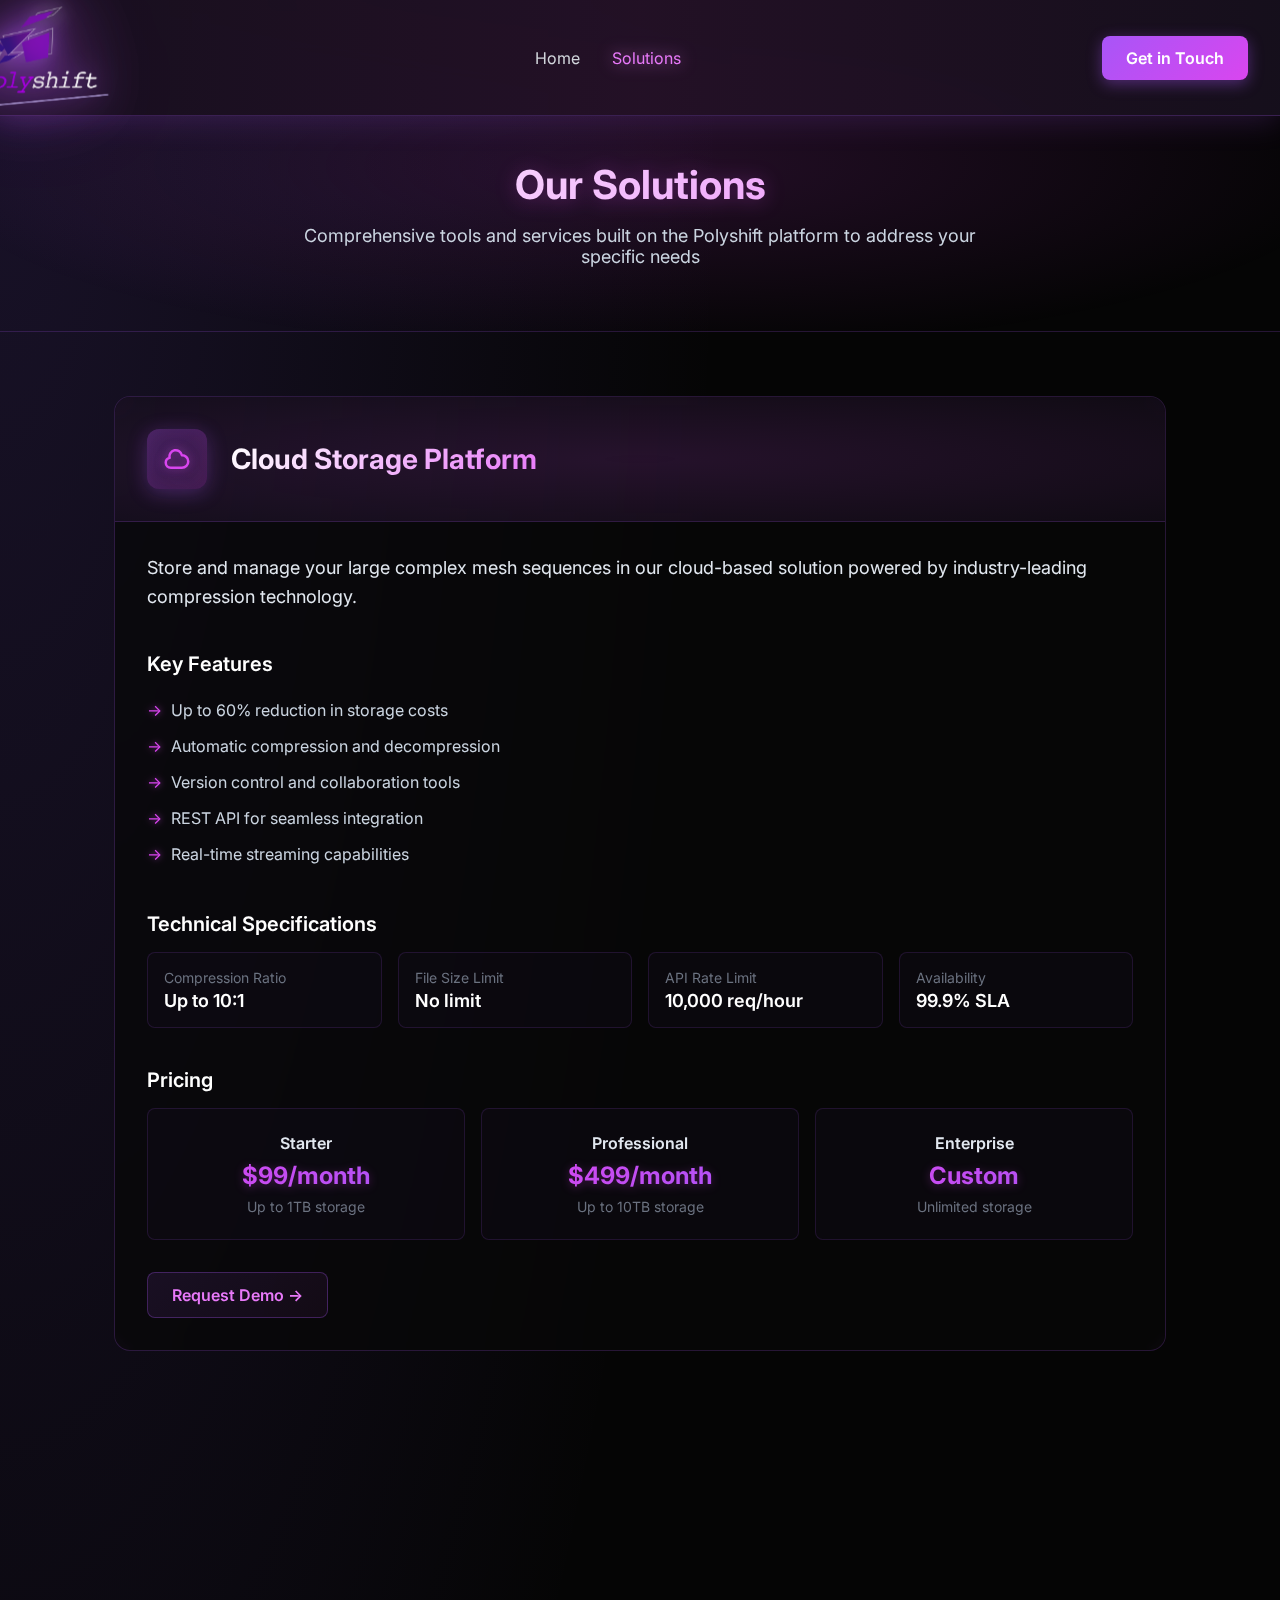
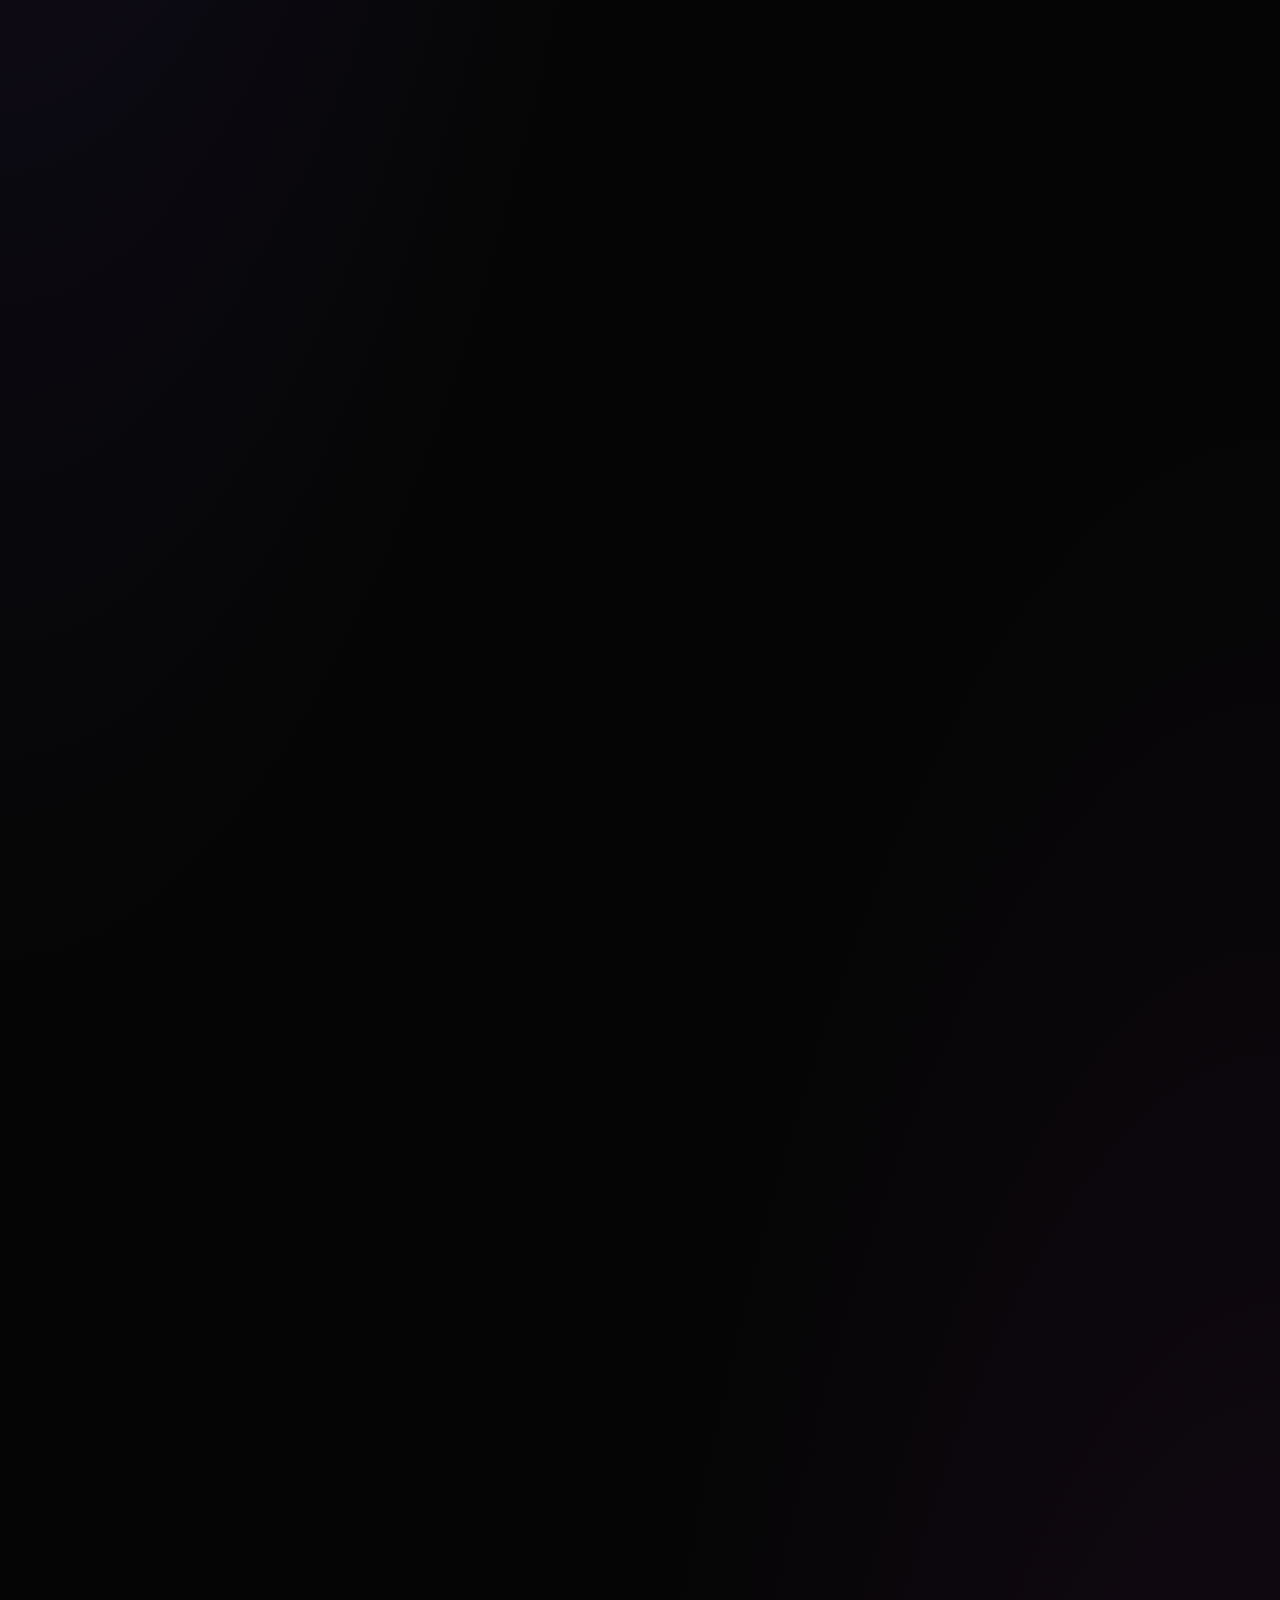
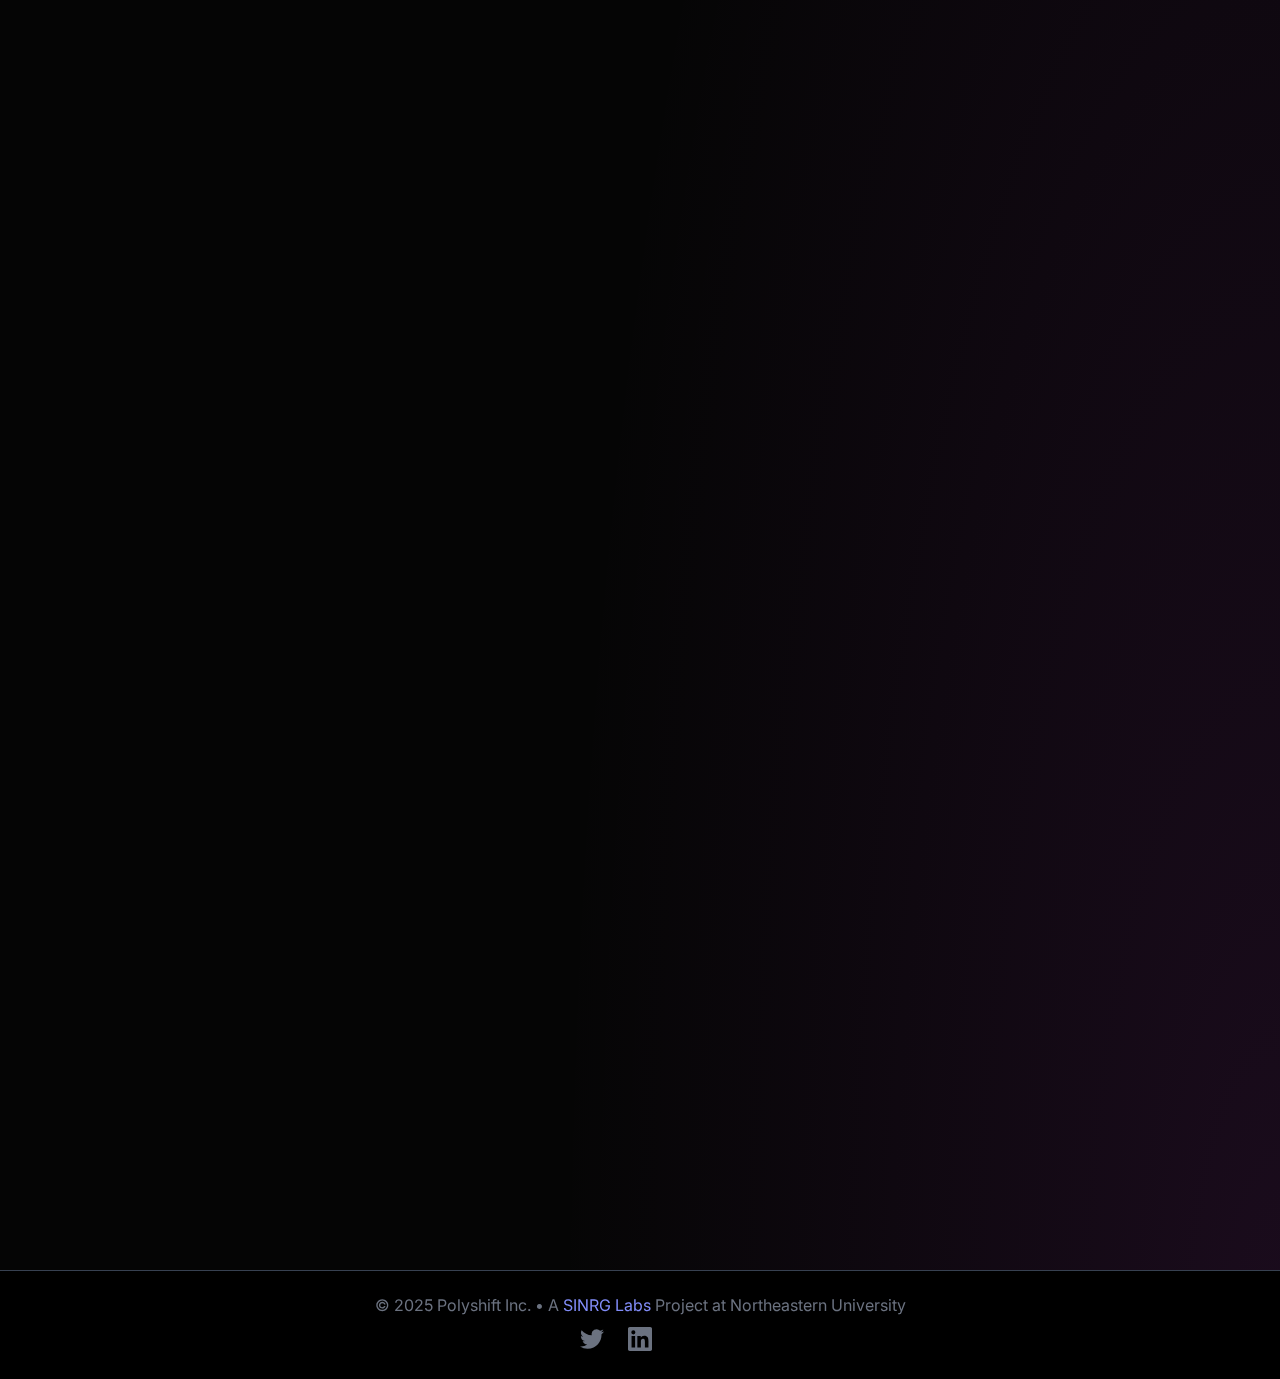
<file: offerings.html>
<!DOCTYPE html>
<html lang="en" class="scroll-smooth">
<head>
    <meta charset="UTF-8">
    <meta name="viewport" content="width=device-width, initial-scale=1.0">
    <title>Our Solutions - Polyshift</title>
    <link rel="stylesheet" href="unified-styles.css">
    <link rel="preconnect" href="https://fonts.googleapis.com">
    <link rel="preconnect" href="https://fonts.gstatic.com" crossorigin>
    <link href="https://fonts.googleapis.com/css2?family=Inter:wght@400;500;600;700;900&display=swap" rel="stylesheet">
</head>
<body>

    <canvas id="particle-canvas" class="particle-canvas"></canvas>

    <header class="main-header">
        <div class="container header-container">
            <a href="index.html" class="logo">
                <img src="logo.png" alt="Polyshift" class="logo-image">
            </a>
            <nav class="main-nav">
                <div class="nav-dropdown">
                    <a href="index.html#home">Home</a>
                    <div class="nav-dropdown-menu">
                        <a href="index.html#platform">Platform</a>
                        <a href="index.html#about">About</a>
                        <a href="index.html#contact">Contact</a>
                    </div>
                </div>
                <a href="offerings.html" class="active">Solutions</a>
            </nav>
            <a href="index.html#contact" class="button button-primary header-button">Get in Touch</a>
            <button id="mobile-menu-button" class="mobile-menu-toggle" aria-label="Toggle mobile menu">
                <svg class="w-6 h-6" fill="none" stroke="currentColor" viewBox="0 0 24 24" xmlns="http://www.w3.org/2000/svg"><path stroke-linecap="round" stroke-linejoin="round" stroke-width="2" d="M4 6h16M4 12h16M4 18h16"></path></svg>
            </button>
        </div>
        <div id="mobile-menu" class="mobile-nav hidden">
            <a href="index.html">Home</a>
            <a href="index.html#platform" style="padding-left: 2rem;">→ Platform</a>
            <a href="index.html#about" style="padding-left: 2rem;">→ About</a>
            <a href="index.html#contact" style="padding-left: 2rem;">→ Contact</a>
            <a href="offerings.html" class="active">Solutions</a>
            <a href="index.html#contact" class="button button-primary">Get in Touch</a>
        </div>
    </header>

    <main>
        <section class="page-hero">
            <div class="container">
                <h1 class="page-title fade-in-up">Our Solutions</h1>
                <p class="page-subtitle fade-in-up">Comprehensive tools and services built on the Polyshift platform to address your specific needs</p>
            </div>
        </section>

        <section class="solutions-info-section">
            <div class="container">
                <div class="solutions-info-grid">
                    
                    <div class="solution-card fade-in-up">
                        <div class="solution-header">
                            <div class="solution-icon-wrapper purple">
                                <svg xmlns="http://www.w3.org/2000/svg" fill="none" viewBox="0 0 24 24" stroke="currentColor"><path stroke-linecap="round" stroke-linejoin="round" stroke-width="2" d="M3 15a4 4 0 004 4h9a5 5 0 10-.1-9.999 5.002 5.002 0 10-9.78 2.096A4.001 4.001 0 003 15z" /></svg>
                            </div>
                            <h2 class="solution-name">Cloud Storage Platform</h2>
                        </div>
                        <div class="solution-content">
                            <p class="solution-overview">Store and manage your large complex mesh sequences in our cloud-based solution powered by industry-leading compression technology.</p>
                            <div class="solution-features"><h3 class="features-title">Key Features</h3><ul class="features-list"><li>Up to 60% reduction in storage costs</li><li>Automatic compression and decompression</li><li>Version control and collaboration tools</li><li>REST API for seamless integration</li><li>Real-time streaming capabilities</li></ul></div>
                            <div class="solution-specs"><h3 class="specs-title">Technical Specifications</h3><div class="specs-grid"><div class="spec-item"><span class="spec-label">Compression Ratio</span><span class="spec-value">Up to 10:1</span></div><div class="spec-item"><span class="spec-label">File Size Limit</span><span class="spec-value">No limit</span></div><div class="spec-item"><span class="spec-label">API Rate Limit</span><span class="spec-value">10,000 req/hour</span></div><div class="spec-item"><span class="spec-label">Availability</span><span class="spec-value">99.9% SLA</span></div></div></div>
                            <div class="solution-pricing"><h3 class="pricing-title">Pricing</h3><div class="pricing-options"><div class="pricing-tier"><h4>Starter</h4><p class="price">$99/month</p><p class="price-details">Up to 1TB storage</p></div><div class="pricing-tier"><h4>Professional</h4><p class="price">$499/month</p><p class="price-details">Up to 10TB storage</p></div><div class="pricing-tier"><h4>Enterprise</h4><p class="price">Custom</p><p class="price-details">Unlimited storage</p></div></div></div>
                            <a href="#" class="solution-cta">Request Demo →</a>
                        </div>
                    </div>

                    <div class="solution-card fade-in-up">
                        <div class="solution-header">
                            <div class="solution-icon-wrapper pink">
                                <svg xmlns="http://www.w3.org/2000/svg" fill="none" viewBox="0 0 24 24" stroke="currentColor"><path stroke-linecap="round" stroke-linejoin="round" stroke-width="2" d="M14.828 14.828a4 4 0 01-5.656 0M9 10h.01M15 10h.01M21 12a9 9 0 11-18 0 9 9 0 0118 0z" /></svg>
                            </div>
                            <h2 class="solution-name">Facial Motion Capture</h2>
                        </div>
                        <div class="solution-content">
                            <p class="solution-overview">Revolutionary volume tracking technology for dynamic mesh displacement, dramatically reducing artist workloads compared to traditional topology-based methods.</p>
                            <div class="solution-features"><h3 class="features-title">Key Features</h3><ul class="features-list"><li>Topology-independent capture</li><li>Real-time preview on mobile devices</li><li>Automatic retargeting to any mesh</li><li>Blender and Maya integration</li><li>Machine learning enhancement</li></ul></div>
                            <div class="solution-specs"><h3 class="specs-title">Technical Specifications</h3><div class="specs-grid"><div class="spec-item"><span class="spec-label">Capture FPS</span><span class="spec-value">60-120 fps</span></div><div class="spec-item"><span class="spec-label">Accuracy</span><span class="spec-value">Sub-millimeter</span></div><div class="spec-item"><span class="spec-label">Platforms</span><span class="spec-value">iOS, Android</span></div><div class="spec-item"><span class="spec-label">Export Formats</span><span class="spec-value">FBX, USD, Alembic</span></div></div></div>
                            <div class="solution-pricing"><h3 class="pricing-title">Pricing</h3><div class="pricing-options"><div class="pricing-tier"><h4>Individual</h4><p class="price">$29/month</p><p class="price-details">Single user license</p></div><div class="pricing-tier"><h4>Studio</h4><p class="price">$199/month</p><p class="price-details">Up to 10 users</p></div><div class="pricing-tier"><h4>Enterprise</h4><p class="price">Custom</p><p class="price-details">Unlimited users</p></div></div></div>
                            <a href="#" class="solution-cta">Download Trial →</a>
                        </div>
                    </div>

                    <div class="solution-card fade-in-up">
                        <div class="solution-header">
                            <div class="solution-icon-wrapper blue">
                                <svg xmlns="http://www.w3.org/2000/svg" fill="none" viewBox="0 0 24 24" stroke="currentColor"><path stroke-linecap="round" stroke-linejoin="round" stroke-width="2" d="M14 10l-2 1m0 0l-2-1m2 1v2.5M20 7l-2 1m2-1l-2-1m2 1v2.5M14 4l-2-1-2 1M4 7l2 1M4 7l2-1M4 7v2.5M12 21l-2-1m2 1l2-1m-2 1v-2.5M6 18l-2-1v-2.5M18 18l2-1v-2.5" /></svg>
                            </div>
                            <h2 class="solution-name">Unity Mesh Playback SDK</h2>
                        </div>
                        <div class="solution-content">
                            <p class="solution-overview">High-performance real-time playback plugin for viewing complex encoded mesh sequences, optimized for standalone XR headsets and mobile devices.</p>
                            <div class="solution-features"><h3 class="features-title">Key Features</h3><ul class="features-list"><li>Hardware-accelerated decoding</li><li>Quest 2/3 optimization</li><li>Streaming from cloud or local</li><li>LOD system for performance</li><li>Timeline scrubbing support</li></ul></div>
                            <div class="solution-specs"><h3 class="specs-title">Technical Specifications</h3><div class="specs-grid"><div class="spec-item"><span class="spec-label">Unity Version</span><span class="spec-value">2021.3+</span></div><div class="spec-item"><span class="spec-label">Platforms</span><span class="spec-value">All Unity platforms</span></div><div class="spec-item"><span class="spec-label">Memory Usage</span><span class="spec-value">50% less than raw</span></div><div class="spec-item"><span class="spec-label">Max Vertices</span><span class="spec-value">10M per frame</span></div></div></div>
                            <div class="solution-pricing"><h3 class="pricing-title">Pricing</h3><div class="pricing-options"><div class="pricing-tier"><h4>Indie</h4><p class="price">$49</p><p class="price-details">One-time purchase</p></div><div class="pricing-tier"><h4>Pro</h4><p class="price">$299</p><p class="price-details">Source code included</p></div><div class="pricing-tier"><h4>Enterprise</h4><p class="price">Custom</p><p class="price-details">Custom features</p></div></div></div>
                            <a href="#" class="solution-cta">View on Asset Store →</a>
                        </div>
                    </div>

                    <div class="solution-card fade-in-up">
                        <div class="solution-header">
                            <div class="solution-icon-wrapper orange">
                                <svg xmlns="http://www.w3.org/2000/svg" fill="none" viewBox="0 0 24 24" stroke="currentColor"><path stroke-linecap="round" stroke-linejoin="round" stroke-width="2" d="M9 3v2m6-2v2M9 19v2m6-2v2M5 9H3m2 6H3m18-6h-2m2 6h-2M7 19h10a2 2 0 002-2V7a2 2 0 00-2-2H7a2 2 0 00-2 2v10a2 2 0 002 2zM9 9h6v6H9V9z" /></svg>
                            </div>
                            <h2 class="solution-name">Hardware Decoder Chip</h2>
                        </div>
                        <div class="solution-content">
                            <p class="solution-overview">Custom ASIC solution for manufacturers enabling device-native encoding and decoding of mesh sequences with minimal power consumption.</p>
                            <div class="solution-features"><h3 class="features-title">Key Features</h3><ul class="features-list"><li>10x faster than software decoding</li><li>Ultra-low power consumption</li><li>4K@120fps mesh sequences</li><li>Hardware security features</li><li>Reference board designs available</li></ul></div>
                            <div class="solution-specs"><h3 class="specs-title">Technical Specifications</h3><div class="specs-grid"><div class="spec-item"><span class="spec-label">Process Node</span><span class="spec-value">7nm</span></div><div class="spec-item"><span class="spec-label">Power Draw</span><span class="spec-value">< 2W</span></div><div class="spec-item"><span class="spec-label">Interface</span><span class="spec-value">PCIe 4.0</span></div><div class="spec-item"><span class="spec-label">Throughput</span><span class="spec-value">40 Gbps</span></div></div></div>
                            <div class="solution-pricing"><h3 class="pricing-title">Licensing</h3><div class="pricing-options"><div class="pricing-tier wide"><h4>OEM Partnership</h4><p class="price">Contact Us</p><p class="price-details">Minimum order quantities apply</p></div></div></div>
                            <a href="#" class="solution-cta">Contact Sales →</a>
                        </div>
                    </div>

                </div>
            </div>
        </section>

    </main>
    
    <footer class="main-footer">
        <div class="container footer-content">
            <p>&copy; 2025 Polyshift Inc. &bull; A <a href="#" class="link-highlight">SINRG Labs</a> Project at Northeastern University</p>
            <div class="social-links">
                 <a href="#" aria-label="Twitter"><svg fill="currentColor" viewBox="0 0 24 24"><path d="M23.953 4.57a10 10 0 01-2.825.775 4.958 4.958 0 002.163-2.723c-.951.555-2.005.959-3.127 1.184a4.92 4.92 0 00-8.384 4.482C7.69 8.095 4.067 6.13 1.64 3.162a4.822 4.822 0 00-.666 2.475c0 1.71.87 3.213 2.188 4.096a4.904 4.904 0 01-2.228-.616v.06a4.923 4.923 0 003.946 4.827 4.996 4.996 0 01-2.223.085 4.936 4.936 0 004.604 3.417 9.867 9.867 0 01-6.102 2.105c-.39 0-.779-.023-1.17-.067a13.995 13.995 0 007.557 2.209c9.053 0 13.998-7.496 13.998-13.985 0-.21 0-.42-.015-.63A9.935 9.935 0 0024 4.59z"/></svg></a>
                 <a href="#" aria-label="LinkedIn"><svg fill="currentColor" viewBox="0 0 24 24"><path d="M20.447 20.452h-3.554v-5.569c0-1.328-.027-3.037-1.852-3.037-1.853 0-2.136 1.445-2.136 2.939v5.667H9.351V9h3.414v1.561h.046c.477-.9 1.637-1.85 3.37-1.85 3.601 0 4.267 2.37 4.267 5.455v6.286zM5.337 7.433a2.062 2.062 0 01-2.063-2.065 2.064 2.064 0 112.063 2.065zm1.782 13.019H3.555V9h3.564v11.452zM22.225 0H1.771C.792 0 0 .774 0 1.729v20.542C0 23.227.792 24 1.771 24h20.451C23.2 24 24 23.227 24 22.271V1.729C24 .774 23.2 0 22.225 0z"/></svg></a>
                 <a href="#" aria-label="GitHub"><svg fill-rule="evenodd" d="M12 2C6.477 2 2 6.477 2 12c0 4.418 2.865 8.168 6.839 9.492.5.092.682-.217.682-.482 0-.237-.009-.868-.014-1.703-2.782.605-3.369-1.343-3.369-1.343-.454-1.158-1.11-1.466-1.11-1.466-.908-.62.069-.608.069-.608 1.003.07 1.531 1.032 1.531 1.032.892 1.53 2.341 1.088 2.91.832.092-.647.35-1.088.636-1.338-2.22-.253-4.555-1.113-4.555-4.951 0-1.093.39-1.988 1.031-2.688-.103-.253-.446-1.272.098-2.65 0 0 .84-.27 2.75 1.026A9.564 9.564 0 0112 6.844c.85.004 1.705.115 2.504.337 1.909-1.296 2.747-1.027 2.747-1.027.546 1.378.203 2.398.1 2.651.64.7 1.028 1.595 1.028 2.688 0 3.848-2.338 4.695-4.566 4.943.359.309.678.92.678 1.855 0 1.338-.012 2.419-.012 2.747 0 .268.18.58.688.482A10.001 10.001 0 0022 12c0-5.523-4.477-10-10-10z" clip-rule="evenodd" /></svg></a>
            </div>
        </div>
    </footer>

    <script src="global-scripts.js"></script>

</body>
</html>
</file>
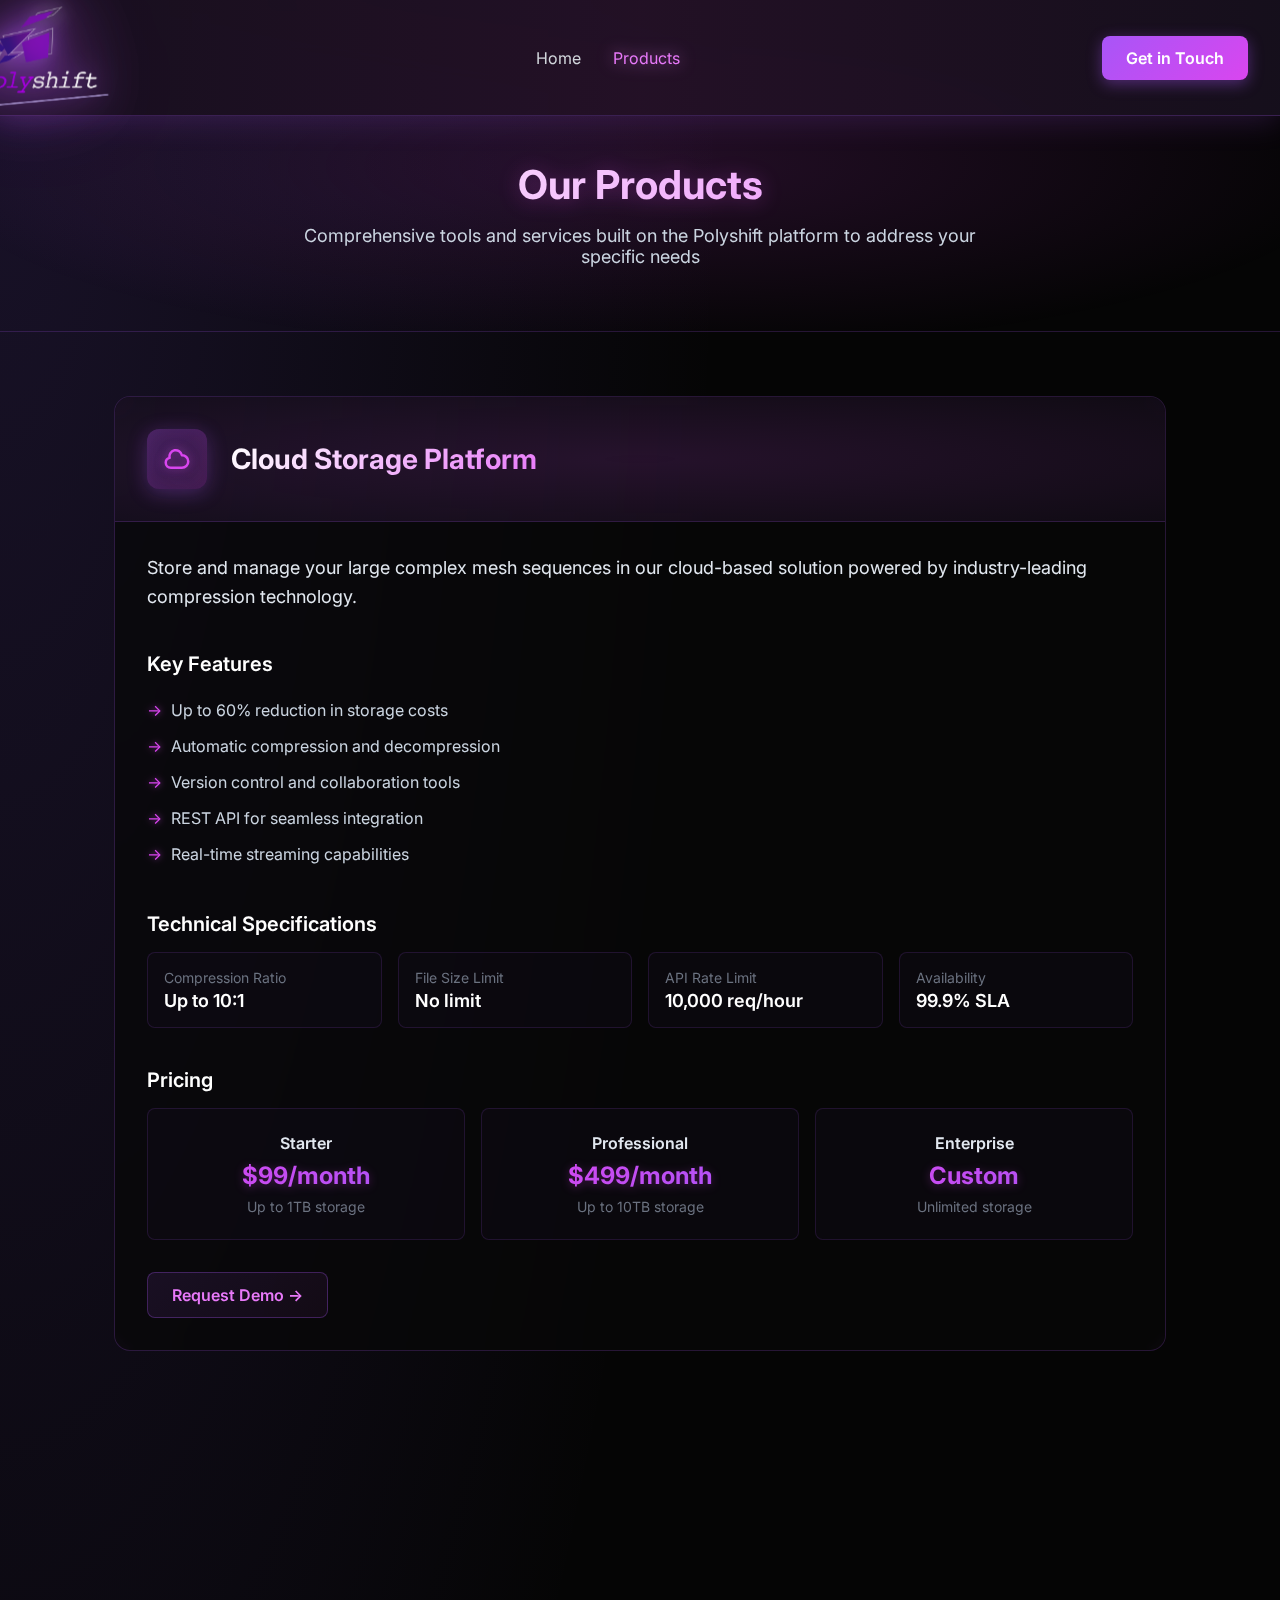
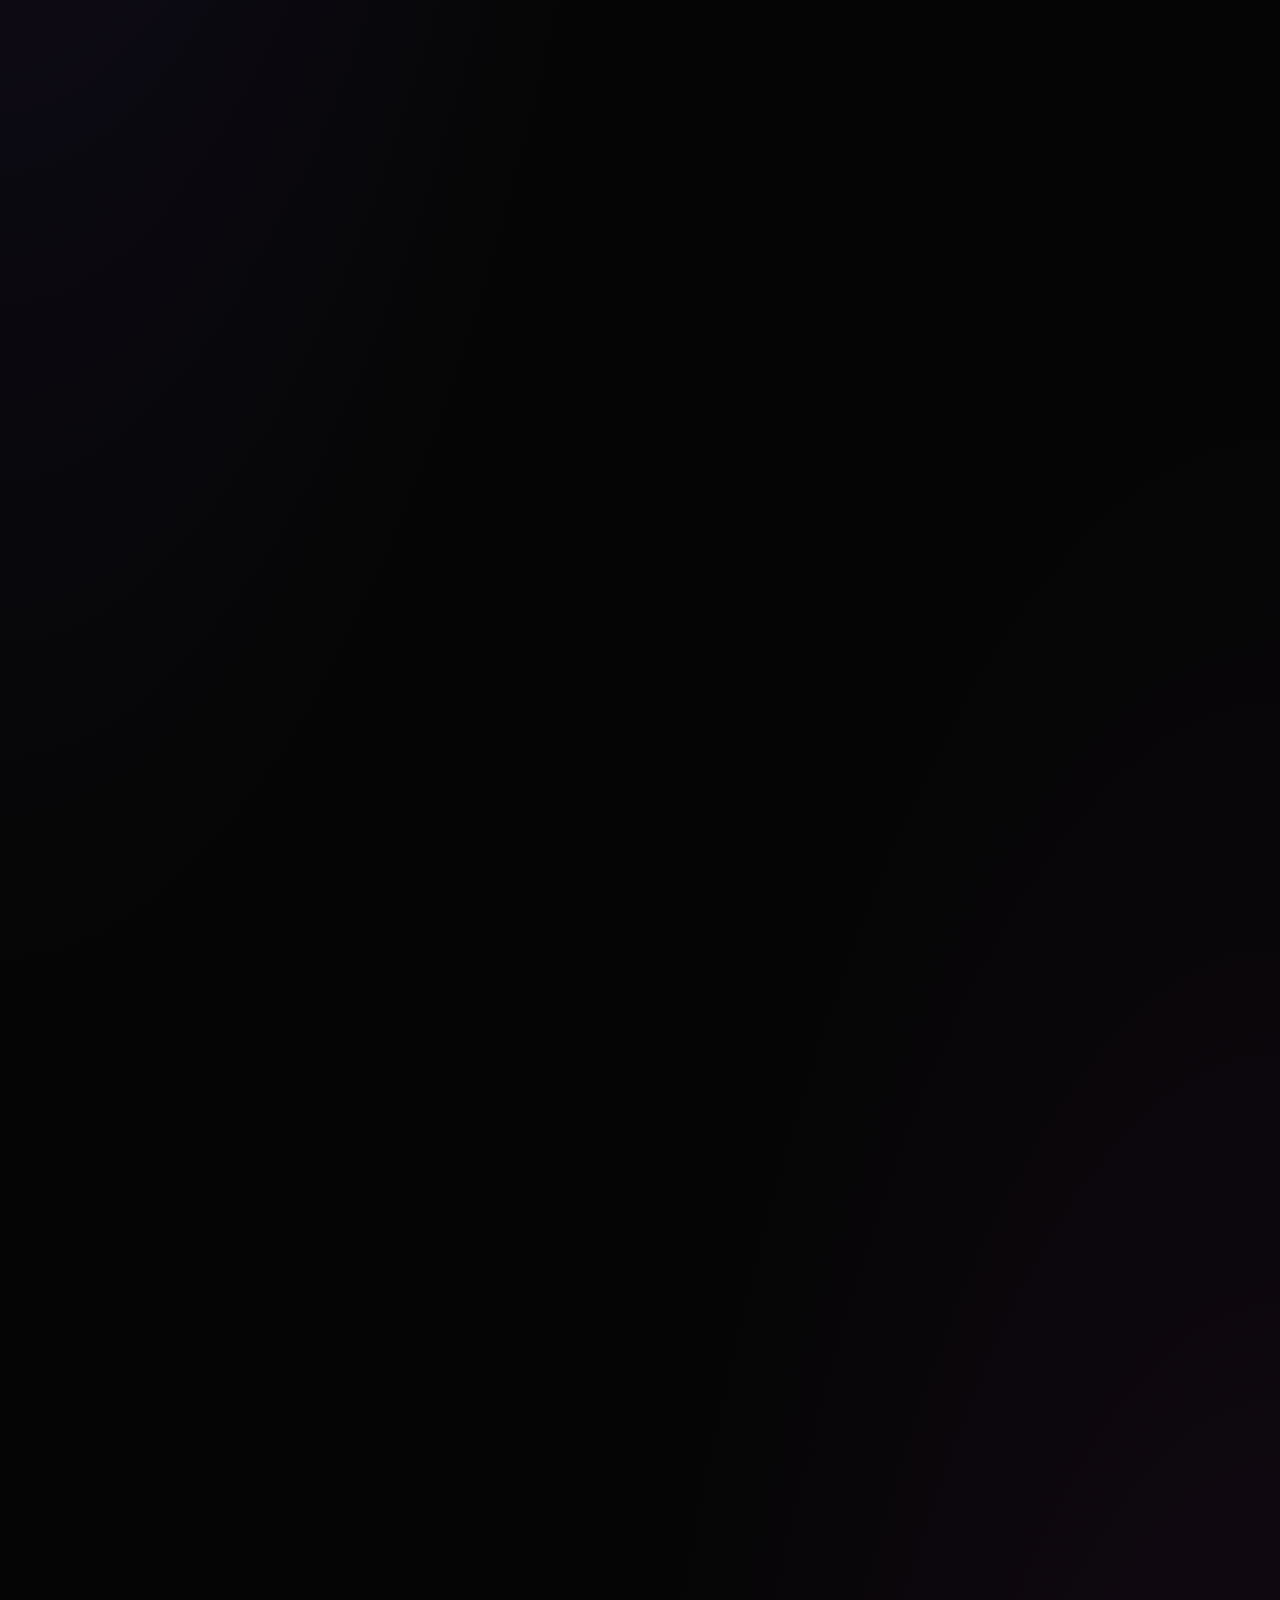
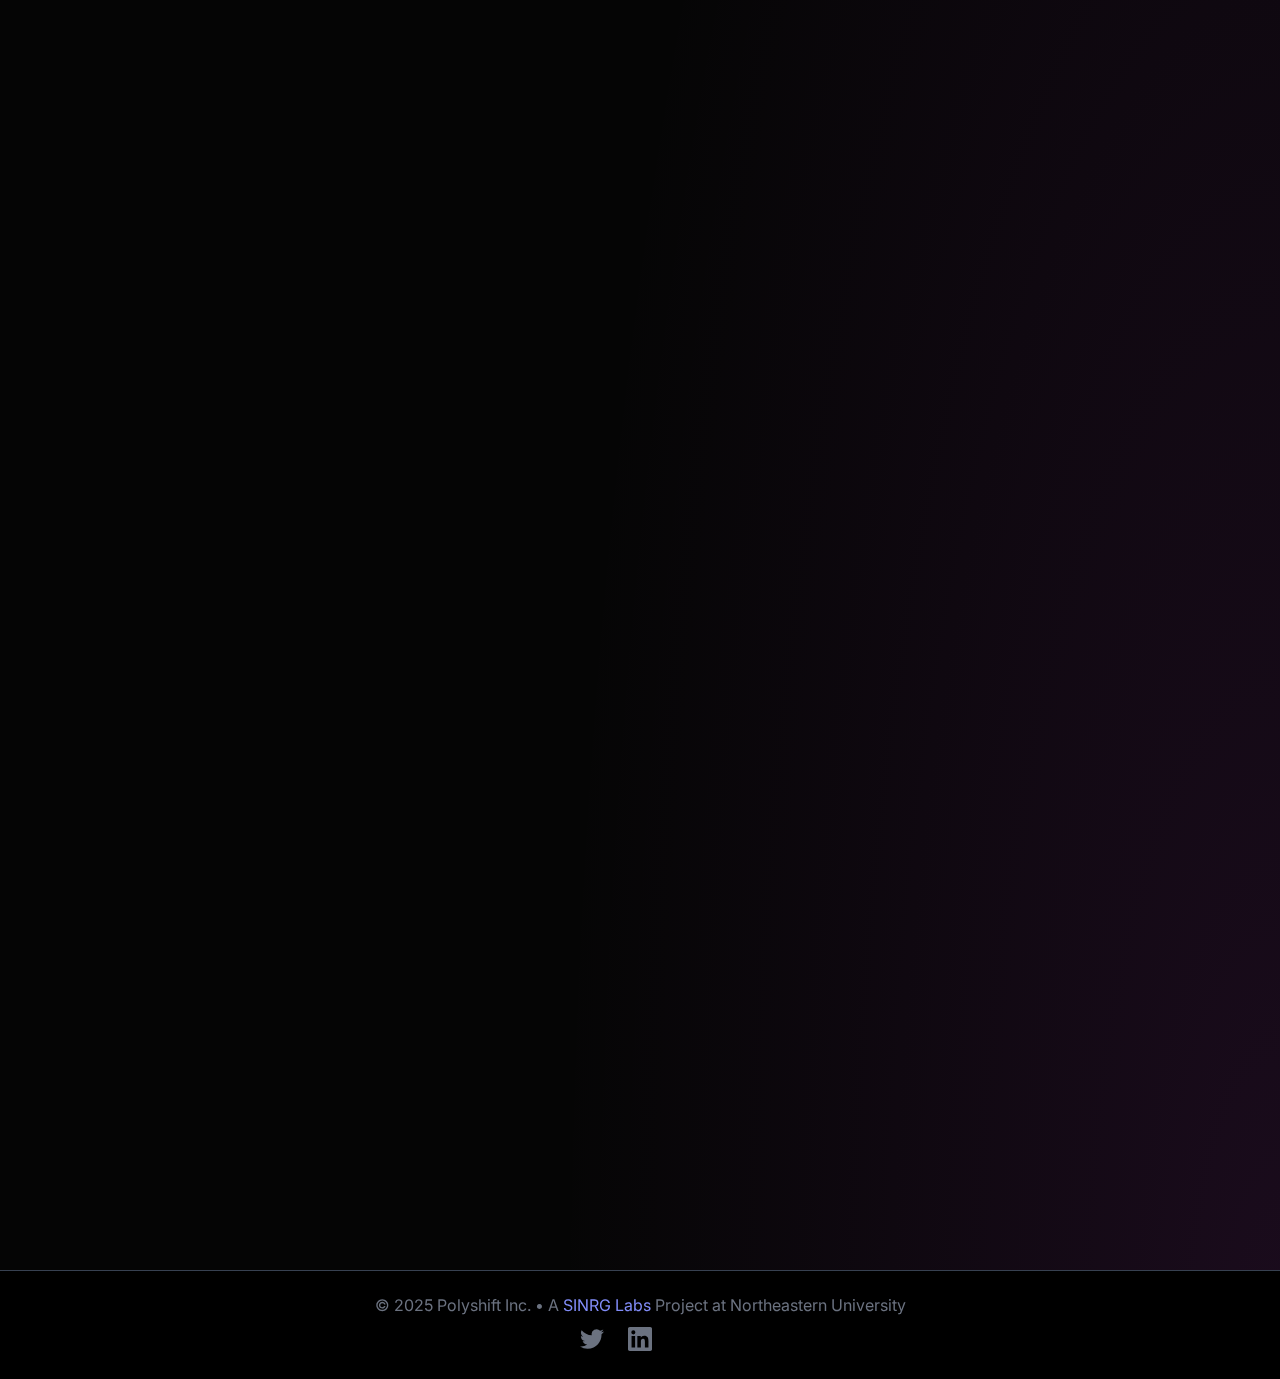
<file: products.html>
<!DOCTYPE html>
<html lang="en" class="scroll-smooth">
<head>
    <meta charset="UTF-8">
    <meta name="viewport" content="width=device-width, initial-scale=1.0">
    <title>Our Products - Polyshift</title>
    <link rel="stylesheet" href="unified-styles.css">
    <link rel="preconnect" href="https://fonts.googleapis.com">
    <link rel="preconnect" href="https://fonts.gstatic.com" crossorigin>
    <link href="https://fonts.googleapis.com/css2?family=Inter:wght@400;500;600;700;900&display=swap" rel="stylesheet">
</head>
<body>

    <canvas id="particle-canvas" class="particle-canvas"></canvas>

    <header class="main-header">
        <div class="container header-container">
            <a href="index.html" class="logo">
                <img src="logo.png" alt="Polyshift" class="logo-image">
            </a>
            <nav class="main-nav">
                <div class="nav-dropdown">
                    <a href="index.html#home">Home</a>
                    <div class="nav-dropdown-menu">
                        <a href="index.html#platform">Platform</a>
                        <a href="index.html#about">About</a>
                        <a href="index.html#contact">Contact</a>
                    </div>
                </div>
                <a href="offerings.html" class="active">Products</a>
            </nav>
            <a href="index.html#contact" class="button button-primary header-button">Get in Touch</a>
            <button id="mobile-menu-button" class="mobile-menu-toggle" aria-label="Toggle mobile menu">
                <svg class="w-6 h-6" fill="none" stroke="currentColor" viewBox="0 0 24 24" xmlns="http://www.w3.org/2000/svg"><path stroke-linecap="round" stroke-linejoin="round" stroke-width="2" d="M4 6h16M4 12h16M4 18h16"></path></svg>
            </button>
        </div>
        <div id="mobile-menu" class="mobile-nav hidden">
            <a href="index.html">Home</a>
            <a href="index.html#platform" style="padding-left: 2rem;">→ Platform</a>
            <a href="index.html#about" style="padding-left: 2rem;">→ About</a>
            <a href="index.html#contact" style="padding-left: 2rem;">→ Contact</a>
            <a href="offerings.html" class="active">Products</a>
            <a href="index.html#contact" class="button button-primary">Get in Touch</a>
        </div>
    </header>

    <main>
        <section class="page-hero">
            <div class="container">
                <h1 class="page-title fade-in-up">Our Products</h1>
                <p class="page-subtitle fade-in-up">Comprehensive tools and services built on the Polyshift platform to address your specific needs</p>
            </div>
        </section>

        <section class="solutions-info-section">
            <div class="container">
                <div class="solutions-info-grid">
                    
                    <div class="solution-card fade-in-up">
                        <div class="solution-header">
                            <div class="solution-icon-wrapper purple">
                                <svg xmlns="http://www.w3.org/2000/svg" fill="none" viewBox="0 0 24 24" stroke="currentColor"><path stroke-linecap="round" stroke-linejoin="round" stroke-width="2" d="M3 15a4 4 0 004 4h9a5 5 0 10-.1-9.999 5.002 5.002 0 10-9.78 2.096A4.001 4.001 0 003 15z" /></svg>
                            </div>
                            <h2 class="solution-name">Cloud Storage Platform</h2>
                        </div>
                        <div class="solution-content">
                            <p class="solution-overview">Store and manage your large complex mesh sequences in our cloud-based solution powered by industry-leading compression technology.</p>
                            <div class="solution-features"><h3 class="features-title">Key Features</h3><ul class="features-list"><li>Up to 60% reduction in storage costs</li><li>Automatic compression and decompression</li><li>Version control and collaboration tools</li><li>REST API for seamless integration</li><li>Real-time streaming capabilities</li></ul></div>
                            <div class="solution-specs"><h3 class="specs-title">Technical Specifications</h3><div class="specs-grid"><div class="spec-item"><span class="spec-label">Compression Ratio</span><span class="spec-value">Up to 10:1</span></div><div class="spec-item"><span class="spec-label">File Size Limit</span><span class="spec-value">No limit</span></div><div class="spec-item"><span class="spec-label">API Rate Limit</span><span class="spec-value">10,000 req/hour</span></div><div class="spec-item"><span class="spec-label">Availability</span><span class="spec-value">99.9% SLA</span></div></div></div>
                            <div class="solution-pricing"><h3 class="pricing-title">Pricing</h3><div class="pricing-options"><div class="pricing-tier"><h4>Starter</h4><p class="price">$99/month</p><p class="price-details">Up to 1TB storage</p></div><div class="pricing-tier"><h4>Professional</h4><p class="price">$499/month</p><p class="price-details">Up to 10TB storage</p></div><div class="pricing-tier"><h4>Enterprise</h4><p class="price">Custom</p><p class="price-details">Unlimited storage</p></div></div></div>
                            <a href="#" class="solution-cta">Request Demo →</a>
                        </div>
                    </div>

                    <div class="solution-card fade-in-up">
                        <div class="solution-header">
                            <div class="solution-icon-wrapper pink">
                                <svg xmlns="http://www.w3.org/2000/svg" fill="none" viewBox="0 0 24 24" stroke="currentColor"><path stroke-linecap="round" stroke-linejoin="round" stroke-width="2" d="M14.828 14.828a4 4 0 01-5.656 0M9 10h.01M15 10h.01M21 12a9 9 0 11-18 0 9 9 0 0118 0z" /></svg>
                            </div>
                            <h2 class="solution-name">Facial Motion Capture</h2>
                        </div>
                        <div class="solution-content">
                            <p class="solution-overview">Revolutionary volume tracking technology for dynamic mesh displacement, dramatically reducing artist workloads compared to traditional topology-based methods.</p>
                            <div class="solution-features"><h3 class="features-title">Key Features</h3><ul class="features-list"><li>Topology-independent capture</li><li>Real-time preview on mobile devices</li><li>Automatic retargeting to any mesh</li><li>Blender and Maya integration</li><li>Machine learning enhancement</li></ul></div>
                            <div class="solution-specs"><h3 class="specs-title">Technical Specifications</h3><div class="specs-grid"><div class="spec-item"><span class="spec-label">Capture FPS</span><span class="spec-value">60-120 fps</span></div><div class="spec-item"><span class="spec-label">Accuracy</span><span class="spec-value">Sub-millimeter</span></div><div class="spec-item"><span class="spec-label">Platforms</span><span class="spec-value">iOS, Android</span></div><div class="spec-item"><span class="spec-label">Export Formats</span><span class="spec-value">FBX, USD, Alembic</span></div></div></div>
                            <div class="solution-pricing"><h3 class="pricing-title">Pricing</h3><div class="pricing-options"><div class="pricing-tier"><h4>Individual</h4><p class="price">$29/month</p><p class="price-details">Single user license</p></div><div class="pricing-tier"><h4>Studio</h4><p class="price">$199/month</p><p class="price-details">Up to 10 users</p></div><div class="pricing-tier"><h4>Enterprise</h4><p class="price">Custom</p><p class="price-details">Unlimited users</p></div></div></div>
                            <a href="#" class="solution-cta">Download Trial →</a>
                        </div>
                    </div>

                    <div class="solution-card fade-in-up">
                        <div class="solution-header">
                            <div class="solution-icon-wrapper blue">
                                <svg xmlns="http://www.w3.org/2000/svg" fill="none" viewBox="0 0 24 24" stroke="currentColor"><path stroke-linecap="round" stroke-linejoin="round" stroke-width="2" d="M14 10l-2 1m0 0l-2-1m2 1v2.5M20 7l-2 1m2-1l-2-1m2 1v2.5M14 4l-2-1-2 1M4 7l2 1M4 7l2-1M4 7v2.5M12 21l-2-1m2 1l2-1m-2 1v-2.5M6 18l-2-1v-2.5M18 18l2-1v-2.5" /></svg>
                            </div>
                            <h2 class="solution-name">Unity Mesh Playback SDK</h2>
                        </div>
                        <div class="solution-content">
                            <p class="solution-overview">High-performance real-time playback plugin for viewing complex encoded mesh sequences, optimized for standalone XR headsets and mobile devices.</p>
                            <div class="solution-features"><h3 class="features-title">Key Features</h3><ul class="features-list"><li>Hardware-accelerated decoding</li><li>Quest 2/3 optimization</li><li>Streaming from cloud or local</li><li>LOD system for performance</li><li>Timeline scrubbing support</li></ul></div>
                            <div class="solution-specs"><h3 class="specs-title">Technical Specifications</h3><div class="specs-grid"><div class="spec-item"><span class="spec-label">Unity Version</span><span class="spec-value">2021.3+</span></div><div class="spec-item"><span class="spec-label">Platforms</span><span class="spec-value">All Unity platforms</span></div><div class="spec-item"><span class="spec-label">Memory Usage</span><span class="spec-value">50% less than raw</span></div><div class="spec-item"><span class="spec-label">Max Vertices</span><span class="spec-value">10M per frame</span></div></div></div>
                            <div class="solution-pricing"><h3 class="pricing-title">Pricing</h3><div class="pricing-options"><div class="pricing-tier"><h4>Indie</h4><p class="price">$49</p><p class="price-details">One-time purchase</p></div><div class="pricing-tier"><h4>Pro</h4><p class="price">$299</p><p class="price-details">Source code included</p></div><div class="pricing-tier"><h4>Enterprise</h4><p class="price">Custom</p><p class="price-details">Custom features</p></div></div></div>
                            <a href="#" class="solution-cta">View on Asset Store →</a>
                        </div>
                    </div>

                    <div class="solution-card fade-in-up">
                        <div class="solution-header">
                            <div class="solution-icon-wrapper orange">
                                <svg xmlns="http://www.w3.org/2000/svg" fill="none" viewBox="0 0 24 24" stroke="currentColor"><path stroke-linecap="round" stroke-linejoin="round" stroke-width="2" d="M9 3v2m6-2v2M9 19v2m6-2v2M5 9H3m2 6H3m18-6h-2m2 6h-2M7 19h10a2 2 0 002-2V7a2 2 0 00-2-2H7a2 2 0 00-2 2v10a2 2 0 002 2zM9 9h6v6H9V9z" /></svg>
                            </div>
                            <h2 class="solution-name">Hardware Decoder Chip</h2>
                        </div>
                        <div class="solution-content">
                            <p class="solution-overview">Custom ASIC solution for manufacturers enabling device-native encoding and decoding of mesh sequences with minimal power consumption.</p>
                            <div class="solution-features"><h3 class="features-title">Key Features</h3><ul class="features-list"><li>10x faster than software decoding</li><li>Ultra-low power consumption</li><li>4K@120fps mesh sequences</li><li>Hardware security features</li><li>Reference board designs available</li></ul></div>
                            <div class="solution-specs"><h3 class="specs-title">Technical Specifications</h3><div class="specs-grid"><div class="spec-item"><span class="spec-label">Process Node</span><span class="spec-value">7nm</span></div><div class="spec-item"><span class="spec-label">Power Draw</span><span class="spec-value">< 2W</span></div><div class="spec-item"><span class="spec-label">Interface</span><span class="spec-value">PCIe 4.0</span></div><div class="spec-item"><span class="spec-label">Throughput</span><span class="spec-value">40 Gbps</span></div></div></div>
                            <div class="solution-pricing"><h3 class="pricing-title">Licensing</h3><div class="pricing-options"><div class="pricing-tier wide"><h4>OEM Partnership</h4><p class="price">Contact Us</p><p class="price-details">Minimum order quantities apply</p></div></div></div>
                            <a href="#" class="solution-cta">Contact Sales →</a>
                        </div>
                    </div>

                </div>
            </div>
        </section>

    </main>
    
    <footer class="main-footer">
        <div class="container footer-content">
            <p>&copy; 2025 Polyshift Inc. &bull; A <a href="#" class="link-highlight">SINRG Labs</a> Project at Northeastern University</p>
            <div class="social-links">
                 <a href="#" aria-label="Twitter"><svg fill="currentColor" viewBox="0 0 24 24"><path d="M23.953 4.57a10 10 0 01-2.825.775 4.958 4.958 0 002.163-2.723c-.951.555-2.005.959-3.127 1.184a4.92 4.92 0 00-8.384 4.482C7.69 8.095 4.067 6.13 1.64 3.162a4.822 4.822 0 00-.666 2.475c0 1.71.87 3.213 2.188 4.096a4.904 4.904 0 01-2.228-.616v.06a4.923 4.923 0 003.946 4.827 4.996 4.996 0 01-2.223.085 4.936 4.936 0 004.604 3.417 9.867 9.867 0 01-6.102 2.105c-.39 0-.779-.023-1.17-.067a13.995 13.995 0 007.557 2.209c9.053 0 13.998-7.496 13.998-13.985 0-.21 0-.42-.015-.63A9.935 9.935 0 0024 4.59z"/></svg></a>
                 <a href="#" aria-label="LinkedIn"><svg fill="currentColor" viewBox="0 0 24 24"><path d="M20.447 20.452h-3.554v-5.569c0-1.328-.027-3.037-1.852-3.037-1.853 0-2.136 1.445-2.136 2.939v5.667H9.351V9h3.414v1.561h.046c.477-.9 1.637-1.85 3.37-1.85 3.601 0 4.267 2.37 4.267 5.455v6.286zM5.337 7.433a2.062 2.062 0 01-2.063-2.065 2.064 2.064 0 112.063 2.065zm1.782 13.019H3.555V9h3.564v11.452zM22.225 0H1.771C.792 0 0 .774 0 1.729v20.542C0 23.227.792 24 1.771 24h20.451C23.2 24 24 23.227 24 22.271V1.729C24 .774 23.2 0 22.225 0z"/></svg></a>
                 <a href="#" aria-label="GitHub"><svg fill-rule="evenodd" d="M12 2C6.477 2 2 6.477 2 12c0 4.418 2.865 8.168 6.839 9.492.5.092.682-.217.682-.482 0-.237-.009-.868-.014-1.703-2.782.605-3.369-1.343-3.369-1.343-.454-1.158-1.11-1.466-1.11-1.466-.908-.62.069-.608.069-.608 1.003.07 1.531 1.032 1.531 1.032.892 1.53 2.341 1.088 2.91.832.092-.647.35-1.088.636-1.338-2.22-.253-4.555-1.113-4.555-4.951 0-1.093.39-1.988 1.031-2.688-.103-.253-.446-1.272.098-2.65 0 0 .84-.27 2.75 1.026A9.564 9.564 0 0112 6.844c.85.004 1.705.115 2.504.337 1.909-1.296 2.747-1.027 2.747-1.027.546 1.378.203 2.398.1 2.651.64.7 1.028 1.595 1.028 2.688 0 3.848-2.338 4.695-4.566 4.943.359.309.678.92.678 1.855 0 1.338-.012 2.419-.012 2.747 0 .268.18.58.688.482A10.001 10.001 0 0022 12c0-5.523-4.477-10-10-10z" clip-rule="evenodd" /></svg></a>
            </div>
        </div>
    </footer>

    <script src="global-scripts.js"></script>

</body>
</html>
</file>
<file: unified-styles.css>
/* unified-styles.css - FIXED VERSION */

/* ---
   1. Global Styles & Typography
   --- */
* {
    margin: 0;
    padding: 0;
    box-sizing: border-box;
}

body {
    font-family: 'Inter', sans-serif;
    background-color: #050505;
    color: #f1f5f9;
    overflow-x: hidden;
    margin: 0;
    background-image:
        radial-gradient(ellipse at top left, rgba(139, 92, 246, 0.15) 0%, transparent 40%),
        radial-gradient(ellipse at bottom right, rgba(217, 70, 239, 0.1) 0%, transparent 40%);
    position: relative;
    min-height: 100vh;
}

main, .main-footer {
    position: relative;
    z-index: 1;
}

.container {
    width: 100%;
    max-width: 1100px;
    margin-left: auto;
    margin-right: auto;
    padding-left: 1.5rem;
    padding-right: 1.5rem;
}

.gradient-text {
    background: linear-gradient(135deg, #d946ef, #a855f7, #e879f9);
    -webkit-background-clip: text;
    -webkit-text-fill-color: transparent;
    background-clip: text;
    text-fill-color: transparent;
    filter: drop-shadow(0 0 20px rgba(168, 85, 247, 0.5));
}

.link-highlight {
    color: #818cf8;
    text-decoration: none;
}

.link-highlight:hover {
    text-decoration: underline;
}

.hidden {
    display: none !important;
}

.text-center {
    text-align: center;
}

/* ---
   2. Global Components (Header, Footer, Buttons) - FIXED
   --- */

/* Header - FIXED FOR MOBILE */
.main-header {
    position: fixed;
    top: 0;
    left: 0;
    right: 0;
    z-index: 50;
    background: rgba(10, 10, 10, 0.95);
    backdrop-filter: blur(20px) saturate(150%);
    border-bottom: 1px solid rgba(168, 85, 247, 0.3);
    box-shadow: 0 4px 30px rgba(168, 85, 247, 0.2);
}

.main-header::before {
    content: '';
    position: absolute;
    top: 0;
    left: 0;
    right: 0;
    bottom: 0;
    background: linear-gradient(90deg,
        rgba(168, 85, 247, 0.08) 0%,
        rgba(217, 70, 239, 0.12) 50%,
        rgba(168, 85, 247, 0.08) 100%);
    pointer-events: none;
    z-index: -1;
}

.header-container {
    display: flex;
    justify-content: space-between;
    align-items: center;
    padding: 0.5rem 1.5rem;
    min-height: 70px;
}

/* Logo - FIXED MOBILE SIZING */
.logo {
    display: flex;
    align-items: center;
    text-decoration: none;
    height: auto;
    flex-shrink: 0;
    padding: 0;
    transition: all 0.3s ease;
    position: relative;
    z-index: 51;
}

.logo:hover {
    transform: scale(1.02);
}

.logo-image {
    height: 50px; /* FIXED: Much smaller on mobile */
    width: auto;
    max-width: none;
    display: block;
    transition: filter 0.3s ease;
}

.logo:hover .logo-image {
    filter: drop-shadow(0 0 40px rgba(217, 70, 239, 0.8))
            drop-shadow(0 0 15px rgba(168, 85, 247, 1));
}

/* Desktop adjustments */
@media (min-width: 768px) {
    .header-container {
        padding: 0.6rem 2rem;
        max-width: 1300px;
        margin: 0 auto;
    }

    .logo {
        margin-left: -5rem;
        margin-right: auto;
    }

    .logo-image {
        height: 120px; /* Full size on desktop */
        margin: -12px 0;
    }
}

/* Desktop Navigation */
.main-nav {
    display: none;
}

@media (min-width: 768px) {
    .main-nav {
        display: flex;
        align-items: center;
        gap: 2rem;
        margin-left: auto;
        margin-right: auto;
    }

    /* Home dropdown container */
    .nav-dropdown {
        position: relative;
    }

    /* Base nav link styles */
    .nav-dropdown > a {
        color: #d1d5db;
        transition: color 0.2s, transform 0.2s;
        text-decoration: none;
        display: inline-flex;
        align-items: center;
        gap: 0.5rem;
        padding: 0.5rem 0;
        position: relative;
    }

    .main-nav > a {
        color: #d1d5db;
        transition: color 0.2s, transform 0.2s;
        text-decoration: none;
        display: inline-block;
        padding: 0.5rem 0;
        position: relative;
    }

    /* Active states */
    .nav-dropdown > a.active,
    .main-nav > a.active {
        color: #e879f9;
        filter: drop-shadow(0 0 8px rgba(232, 121, 249, 0.6));
    }

    /* Hover color changes */
    .nav-dropdown:hover > a,
    .main-nav > a:hover {
        color: #ffffff;
        transform: translateY(-2px);
    }

    /* Dropdown menu */
    .nav-dropdown-menu {
        position: absolute;
        top: calc(100% + 0.5rem);
        left: 50%;
        transform: translateX(-50%);
        min-width: 180px;
        background: rgba(10, 10, 10, 0.95);
        backdrop-filter: blur(20px) saturate(150%);
        border: 1px solid rgba(168, 85, 247, 0.3);
        border-radius: 0.75rem;
        padding: 0.5rem 0;
        opacity: 0;
        visibility: hidden;
        transform: translateX(-50%) translateY(-10px) scale(0.95);
        transition: all 0.3s ease;
        box-shadow: 0 8px 32px rgba(168, 85, 247, 0.3);
        z-index: 100;
    }

    .nav-dropdown:hover .nav-dropdown-menu {
        opacity: 1;
        visibility: visible;
        transform: translateX(-50%) translateY(0) scale(1);
    }

    .nav-dropdown-menu a {
        display: block;
        padding: 0.75rem 1.5rem;
        color: #d1d5db;
        text-decoration: none;
        transition: all 0.2s;
        position: relative;
    }

    .nav-dropdown-menu a:hover {
        color: #ffffff;
        background: rgba(168, 85, 247, 0.1);
        padding-left: 2rem;
    }
}

/* Mobile Menu Toggle - FIXED */
.mobile-menu-toggle {
    display: flex;
    align-items: center;
    justify-content: center;
    width: 44px;
    height: 44px;
    color: #ffffff;
    background: rgba(168, 85, 247, 0.1);
    border: 1px solid rgba(168, 85, 247, 0.3);
    cursor: pointer;
    border-radius: 0.5rem;
    transition: all 0.3s ease;
    flex-shrink: 0;
    z-index: 52;
}

.mobile-menu-toggle:hover {
    background: rgba(168, 85, 247, 0.2);
    border-color: rgba(217, 70, 239, 0.5);
    box-shadow: 0 4px 15px rgba(168, 85, 247, 0.3);
}

.mobile-menu-toggle svg {
    width: 24px;
    height: 24px;
}

@media (min-width: 768px) {
    .mobile-menu-toggle {
        display: none;
    }
}

/* Mobile Navigation - FIXED */
.mobile-nav {
    position: fixed;
    top: 70px;
    left: 0;
    right: 0;
    background: rgba(5, 5, 5, 0.98);
    backdrop-filter: blur(20px);
    border-bottom: 1px solid rgba(168, 85, 247, 0.2);
    padding: 1rem 1.5rem 2rem 1.5rem;
    box-shadow: 0 8px 32px rgba(0, 0, 0, 0.3);
    z-index: 49;
    transform: translateY(-100%);
    opacity: 0;
    transition: all 0.3s ease;
}

.mobile-nav.show {
    transform: translateY(0);
    opacity: 1;
}

.mobile-nav a {
    display: block;
    padding: 1rem 0;
    color: #d1d5db;
    transition: all 0.3s ease;
    text-decoration: none;
    border-bottom: 1px solid rgba(255, 255, 255, 0.05);
    font-size: 1.1rem;
    font-weight: 500;
}

.mobile-nav a:last-child {
    border-bottom: none;
}

.mobile-nav a:hover {
    color: #ffffff;
    padding-left: 1rem;
    background: rgba(168, 85, 247, 0.05);
}

.mobile-nav a.active {
    color: #e879f9;
    filter: drop-shadow(0 0 8px rgba(232, 121, 249, 0.6));
    background: rgba(168, 85, 247, 0.1);
}

/* Buttons */
.button {
    display: inline-flex;
    align-items: center;
    gap: 0.5rem;
    font-weight: 600;
    padding: 0.75rem 1.5rem;
    border-radius: 0.5rem;
    transition: background-color 0.2s, border-color 0.2s, transform 0.2s ease-out;
    text-decoration: none;
    justify-content: center;
}
.button:hover {
    transform: scale(1.05);
}
.button:active {
    transform: scale(0.98);
}
.button-primary {
    background: linear-gradient(135deg, #a855f7 0%, #d946ef 100%);
    color: #ffffff;
    box-shadow: 0 4px 15px rgba(168, 85, 247, 0.4);
    border: none;
}
.button-primary:hover {
    background: linear-gradient(135deg, #9333ea 0%, #c026d3 100%);
    box-shadow: 0 6px 20px rgba(168, 85, 247, 0.6);
}
.button-light {
    background: rgba(255, 255, 255, 0.95);
    color: #18181b;
    font-size: 1.125rem;
    padding: 0.75rem 2rem;
    box-shadow: 0 4px 15px rgba(255, 255, 255, 0.2);
    backdrop-filter: blur(10px);
}
.button-light:hover {
    background: #ffffff;
    box-shadow: 0 6px 25px rgba(255, 255, 255, 0.3);
}
.button-outline {
    border: 1px solid rgba(168, 85, 247, 0.5);
    color: #ffffff;
    background: rgba(168, 85, 247, 0.1);
}
.button-outline:hover {
    background: rgba(168, 85, 247, 0.2);
    border-color: rgba(168, 85, 247, 0.8);
    box-shadow: 0 4px 15px rgba(168, 85, 247, 0.3);
}
.header-button {
    display: none;
}
@media (min-width: 768px) {
    .header-button {
        display: inline-flex;
        flex-shrink: 0;
        margin-left: auto;
    }
}

/* Mobile menu button in navigation */
.mobile-nav .button {
    margin-top: 1.5rem;
    width: 100%;
}

/* Footer */
.main-footer {
    background-color: #000;
    border-top: 1px solid #374151;
}

.footer-content {
    padding-top: 1.5rem;
    padding-bottom: 1.5rem;
    text-align: center;
    color: #6b7280;
}

.social-links {
    margin-top: 0.75rem;
    display: flex;
    justify-content: center;
    gap: 1.5rem;
}

.social-links a {
    color: inherit;
    transition: color 0.2s, transform 0.2s;
    display: inline-block;
}

.social-links a:hover {
    color: #ffffff;
    transform: scale(1.1);
}

.social-links svg {
    width: 1.5rem;
    height: 1.5rem;
}


/* ---
   3. Global Utilities (Animations, Particles)
   --- */

.particle-canvas {
    position: fixed;
    top: 0;
    left: 0;
    width: 100%;
    height: 100%;
    z-index: 0;
    pointer-events: none;
    opacity: 1;
}

.fade-in-up {
    opacity: 0;
    transform: translateY(30px);
    transition: opacity 0.6s ease-out, transform 0.6s ease-out;
}

.fade-in-up.is-visible {
    opacity: 1;
    transform: translateY(0);
}

@keyframes float {
    0%, 100% { transform: translateY(0px); }
    50% { transform: translateY(-15px); }
}


/* ---
   4. Page-Specific: index.html
   --- */

.section-padding {
    padding-top: 3rem;
    padding-bottom: 3rem;
}
@media (min-width: 768px) {
    .section-padding {
        padding-top: 4rem;
        padding-bottom: 4rem;
    }
}

.section-header {
    margin-bottom: 3rem;
    text-align: center;
}

.section-title {
    font-size: 1.75rem;
    font-weight: 700;
    letter-spacing: -0.025em;
}
@media (min-width: 768px) {
    .section-title {
        font-size: 2.5rem;
    }
}

.section-subtitle {
    margin-top: 0.75rem;
    max-width: 42rem;
    margin-left: auto;
    margin-right: auto;
    font-size: 1rem;
    color: #94a3b8;
}

/* Hero Section */
.hero {
    min-height: 85vh;
    display: flex;
    align-items: center;
    justify-content: center;
    text-align: center;
    padding-top: 5rem;
    padding-bottom: 2rem;
    background-image:
        radial-gradient(ellipse at 30% 20%, rgba(217, 70, 239, 0.3) 0%, transparent 40%),
        radial-gradient(ellipse at 70% 60%, rgba(168, 85, 247, 0.2) 0%, transparent 40%),
        radial-gradient(ellipse at 50% 50%, rgba(233, 121, 249, 0.1) 0%, transparent 70%);
    position: relative;
}

.hero::before {
    content: '';
    position: absolute;
    top: 0;
    left: 0;
    right: 0;
    bottom: 0;
    background: linear-gradient(135deg, transparent 0%, rgba(168, 85, 247, 0.05) 100%);
    pointer-events: none;
}

.hero-title {
    font-size: 2.25rem;
    font-weight: 900;
    letter-spacing: -0.05em;
    line-height: 1.1;
}
@media (min-width: 768px) { .hero-title { font-size: 3.75rem; } }
@media (min-width: 1024px) { .hero-title { font-size: 4.5rem; } }

.hero-subtitle {
    margin-top: 1rem;
    max-width: 56rem;
    margin-left: auto;
    margin-right: auto;
    font-size: 1.125rem;
    color: #94a3b8;
}

.hero-actions {
    margin-top: 2rem;
    display: flex;
    justify-content: center;
    align-items: center;
    gap: 1rem;
    flex-wrap: wrap;
}

/* FIXED: Better mobile layout for hero buttons */
@media (max-width: 767px) {
    .hero-actions {
        flex-direction: column;
        gap: 1rem;
    }

    .hero-actions .button {
        width: 100%;
        max-width: 280px;
    }
}

.hero-visual {
    margin-top: 3rem;
    width: 100%;
    height: 18rem;
    display: flex;
    align-items: center;
    justify-content: center;
}

.floating-icon-large {
    width: 200px;
    height: 200px;
    background: linear-gradient(135deg, rgba(217, 70, 239, 0.2), rgba(168, 85, 247, 0.1));
    border-radius: 2rem;
    display: flex;
    align-items: center;
    justify-content: center;
    animation: float 6s ease-in-out infinite;
    box-shadow:
        0 10px 40px rgba(168, 85, 247, 0.3),
        inset 0 0 40px rgba(217, 70, 239, 0.2);
    backdrop-filter: blur(10px);
}

.floating-icon-large svg {
    width: 100px;
    height: 100px;
    stroke: #d946ef;
    filter: drop-shadow(0 0 10px rgba(217, 70, 239, 0.6));
}

/* Showcase Section (Platform & About) */
.platform-showcase, .about-showcase {
    margin-top: 3rem;
}

.showcase-item, .about-item {
    display: grid;
    gap: 2rem;
    align-items: center;
    margin-bottom: 3rem;
}

@media (min-width: 768px) {
    .showcase-item, .about-item {
        grid-template-columns: 1fr 1.5fr;
        gap: 3rem;
    }
    .showcase-item.reverse, .about-item.reverse {
        direction: rtl;
    }
    .showcase-item.reverse > *, .about-item.reverse > * {
        direction: ltr;
    }
}

.showcase-visual, .about-visual {
    position: relative;
    height: 250px;
    display: flex;
    align-items: center;
    justify-content: center;
}
@media (min-width: 768px) {
    .showcase-visual, .about-visual {
        height: 300px;
    }
}
.showcase-item:last-child, .about-item:last-child {
    margin-bottom: 0;
}

.icon-float {
    width: 150px;
    height: 150px;
    background: linear-gradient(135deg, rgba(217, 70, 239, 0.2), rgba(168, 85, 247, 0.1));
    border-radius: 1.5rem;
    display: flex;
    align-items: center;
    justify-content: center;
    animation: float 6s ease-in-out infinite;
    box-shadow:
        0 8px 32px rgba(168, 85, 247, 0.3),
        inset 0 0 30px rgba(217, 70, 239, 0.2);
    backdrop-filter: blur(10px);
}
.icon-float.pink {
    background: linear-gradient(135deg, rgba(236, 72, 153, 0.2), rgba(244, 114, 182, 0.1));
    box-shadow:
        0 8px 32px rgba(236, 72, 153, 0.3),
        inset 0 0 30px rgba(244, 114, 182, 0.2);
}
.icon-float.blue {
    background: linear-gradient(135deg, rgba(147, 51, 234, 0.2), rgba(168, 85, 247, 0.1));
    box-shadow:
        0 8px 32px rgba(147, 51, 234, 0.3),
        inset 0 0 30px rgba(168, 85, 247, 0.2);
}
.icon-float.purple {
    background: linear-gradient(135deg, rgba(217, 70, 239, 0.25), rgba(168, 85, 247, 0.15));
    box-shadow:
        0 8px 32px rgba(217, 70, 239, 0.3),
        inset 0 0 30px rgba(168, 85, 247, 0.2);
}


.icon-float svg {
    width: 70px;
    height: 70px;
    stroke: #d946ef;
    filter: drop-shadow(0 0 8px rgba(217, 70, 239, 0.6));
}
.icon-float.pink svg {
    stroke: #f472b6;
    filter: drop-shadow(0 0 8px rgba(244, 114, 182, 0.6));
}
.icon-float.blue svg {
    stroke: #a855f7;
    filter: drop-shadow(0 0 8px rgba(168, 85, 247, 0.6));
}
.icon-float.purple svg {
    stroke: #e879f9;
    filter: drop-shadow(0 0 8px rgba(232, 121, 249, 0.6));
}

.showcase-title {
    font-size: 1.75rem;
    font-weight: 700;
    margin-bottom: 1rem;
    line-height: 1.2;
}
@media (min-width: 768px) {
    .showcase-title {
        font-size: 2rem;
    }
}

.showcase-description, .about-description {
    font-size: 1rem;
    color: #94a3b8;
    line-height: 1.5;
    margin-bottom: 1.5rem;
}

.industry-tags {
    display: flex;
    gap: 0.5rem;
    flex-wrap: wrap;
    margin-top: 1rem;
}

.tag {
    display: inline-block;
    padding: 0.375rem 0.75rem;
    background: rgba(217, 70, 239, 0.15);
    border: 1px solid rgba(217, 70, 239, 0.3);
    border-radius: 1rem;
    font-size: 0.8125rem;
    color: #e879f9;
    font-weight: 500;
    backdrop-filter: blur(10px);
}
.tag.pink {
    background: rgba(236, 72, 153, 0.15);
    border-color: rgba(236, 72, 153, 0.3);
    color: #f9a8d4;
}
.tag.blue {
    background: rgba(147, 51, 234, 0.15);
    border-color: rgba(147, 51, 234, 0.3);
    color: #c4b5fd;
}

/* About Section */
.about-title {
    font-size: 2.25rem;
    font-weight: 700;
    margin-bottom: 1.5rem;
    line-height: 1.1;
}
.about-subtitle {
    font-size: 1.5rem;
    font-weight: 700;
    margin: 0.75rem 0 1rem 0;
    line-height: 1.2;
}
@media (min-width: 768px) {
    .about-title { font-size: 2.5rem; }
    .about-subtitle { font-size: 1.75rem; }
}

.research-badge {
    display: inline-block;
    background: rgba(139, 92, 246, 0.2);
    color: #c4b5fd;
    padding: 0.375rem 0.75rem;
    border-radius: 1rem;
    font-size: 0.8125rem;
    font-weight: 600;
}

.solution-link {
    display: inline-flex;
    align-items: center;
    gap: 0.5rem;
    color: #a78bfa;
    text-decoration: none;
    font-weight: 600;
    transition: all 0.2s ease;
}
.solution-link:hover {
    color: #c4b5fd;
    transform: translateX(4px);
}
.solution-link .link-arrow {
    width: 1rem;
    height: 1rem;
}

/* Contact Section */
.contact-section {
    background: linear-gradient(180deg, #0a0a0a 0%, #000000 100%);
}
.contact-link {
    margin-top: 1.5rem;
    display: inline-block;
    font-size: 1.25rem;
    font-weight: 600;
    text-decoration: none;
    transition: opacity 0.2s;
    background: linear-gradient(90deg, #a78bfa, #f472b6, #60a5fa);
    -webkit-background-clip: text;
    -webkit-text-fill-color: transparent;
    background-clip: text;
    text-fill-color: transparent;
}
.contact-link:hover {
    opacity: 0.8;
}

/* ---
   5. Page-Specific: offerings.html
   --- */

/* Page Hero */
.page-hero {
    background: transparent;
    padding: 10rem 0 4rem 0;
    border-bottom: 1px solid rgba(168, 85, 247, 0.2);
    text-align: center;
    position: relative;
    overflow: hidden;
    z-index: 1;
}

.page-hero::before {
    content: '';
    position: absolute;
    top: -50%;
    left: -50%;
    width: 200%;
    height: 200%;
    background: radial-gradient(ellipse at center, rgba(217, 70, 239, 0.15) 0%, transparent 40%);
    animation: float 20s ease-in-out infinite;
    z-index: -1;
}

.page-title {
    font-size: 2.5rem;
    font-weight: 700;
    margin-bottom: 1rem;
    background: linear-gradient(135deg, #ffffff 0%, #e879f9 100%);
    -webkit-background-clip: text;
    -webkit-text-fill-color: transparent;
    background-clip: text;
    text-fill-color: transparent;
    filter: drop-shadow(0 2px 10px rgba(217, 70, 239, 0.3));
}

.page-subtitle {
    font-size: 1.125rem;
    color: #cbd5e1;
    max-width: 42rem;
    margin: 0 auto;
}

/* Solutions Info Section */
.solutions-info-section {
    background: transparent;
    padding: 4rem 0;
    position: relative;
    z-index: 1;
}

.solutions-info-grid {
    display: grid;
    gap: 2rem;
}
@media (min-width: 1024px) {
    .solutions-info-grid {
        gap: 4rem;
    }
}

.solution-card {
    background: rgba(10, 10, 10, 0.4);
    border: 1px solid rgba(168, 85, 247, 0.2);
    border-radius: 1rem;
    overflow: hidden;
    transition: all 0.3s ease-out;
    backdrop-filter: blur(20px);
    position: relative;
    z-index: 2;
}
.solution-card:hover {
    transform: translateY(-5px);
    border-color: rgba(217, 70, 239, 0.5);
    box-shadow: 0 10px 40px rgba(168, 85, 247, 0.2);
}

.solution-header {
    background: rgba(168, 85, 247, 0.05);
    padding: 2rem;
    display: flex;
    align-items: center;
    gap: 1.5rem;
    border-bottom: 1px solid rgba(168, 85, 247, 0.2);
    position: relative;
    overflow: hidden;
    backdrop-filter: blur(10px);
}

.solution-header::after {
    content: '';
    position: absolute;
    top: -50%;
    right: -50%;
    width: 200%;
    height: 200%;
    background: radial-gradient(ellipse at center, rgba(217, 70, 239, 0.1) 0%, transparent 50%);
    animation: float 15s ease-in-out infinite reverse;
}

.solution-icon-wrapper {
    width: 60px;
    height: 60px;
    border-radius: 0.75rem;
    display: flex;
    align-items: center;
    justify-content: center;
    flex-shrink: 0;
    position: relative;
    z-index: 1;
    backdrop-filter: blur(10px);
    box-shadow:
        0 4px 20px rgba(0, 0, 0, 0.3),
        inset 0 0 20px rgba(255, 255, 255, 0.05);
}
.solution-icon-wrapper.purple {
    background: linear-gradient(135deg, rgba(168, 85, 247, 0.2) 0%, rgba(217, 70, 239, 0.1) 100%);
    box-shadow: 0 4px 20px rgba(168, 85, 247, 0.3), inset 0 0 20px rgba(217, 70, 239, 0.1);
}
.solution-icon-wrapper.pink {
    background: linear-gradient(135deg, rgba(236, 72, 153, 0.2) 0%, rgba(244, 114, 182, 0.1) 100%);
    box-shadow: 0 4px 20px rgba(236, 72, 153, 0.3), inset 0 0 20px rgba(244, 114, 182, 0.1);
}
.solution-icon-wrapper.blue {
    background: linear-gradient(135deg, rgba(147, 51, 234, 0.2) 0%, rgba(168, 85, 247, 0.1) 100%);
    box-shadow: 0 4px 20px rgba(147, 51, 234, 0.3), inset 0 0 20px rgba(168, 85, 247, 0.1);
}
.solution-icon-wrapper.orange {
    background: linear-gradient(135deg, rgba(251, 146, 60, 0.2) 0%, rgba(254, 215, 170, 0.1) 100%);
    box-shadow: 0 4px 20px rgba(251, 146, 60, 0.3), inset 0 0 20px rgba(254, 215, 170, 0.1);
}
.solution-icon-wrapper svg {
    width: 30px;
    height: 30px;
    stroke: #d946ef;
    filter: drop-shadow(0 0 5px rgba(217, 70, 239, 0.5));
}
.solution-icon-wrapper.pink svg {
    stroke: #f472b6;
    filter: drop-shadow(0 0 5px rgba(244, 114, 182, 0.5));
}
.solution-icon-wrapper.blue svg {
    stroke: #a855f7;
    filter: drop-shadow(0 0 5px rgba(168, 85, 247, 0.5));
}
.solution-icon-wrapper.orange svg {
    stroke: #fb923c;
    filter: drop-shadow(0 0 5px rgba(251, 146, 60, 0.5));
}

.solution-name {
    font-size: 1.75rem;
    font-weight: 700;
    margin: 0;
    background: linear-gradient(135deg, #ffffff 0%, #e879f9 100%);
    -webkit-background-clip: text;
    -webkit-text-fill-color: transparent;
    background-clip: text;
    text-fill-color: transparent;
    position: relative;
    z-index: 1;
}

.solution-content {
    padding: 2rem;
    background: rgba(0, 0, 0, 0.2);
    backdrop-filter: blur(5px);
}

.solution-overview {
    font-size: 1.125rem;
    color: #e2e8f0;
    line-height: 1.6;
    margin-bottom: 2.5rem;
}

.features-title, .specs-title, .pricing-title {
    font-size: 1.25rem;
    font-weight: 600;
    margin-bottom: 1rem;
    color: #ffffff;
}

.features-list {
    list-style: none;
    padding: 0;
    margin: 0;
    margin-bottom: 2.5rem;
}

.features-list li {
    padding: 0.5rem 0;
    padding-left: 1.5rem;
    position: relative;
    color: #cbd5e1;
}

.features-list li::before {
    content: "→";
    position: absolute;
    left: 0;
    color: #d946ef;
    filter: drop-shadow(0 0 3px rgba(217, 70, 239, 0.6));
}

.solution-specs {
    margin-bottom: 2.5rem;
}

.specs-grid {
    display: grid;
    grid-template-columns: repeat(2, 1fr);
    gap: 1rem;
}
@media (min-width: 768px) {
    .specs-grid {
        grid-template-columns: repeat(4, 1fr);
    }
}

.spec-item {
    background: rgba(168, 85, 247, 0.03);
    padding: 1rem;
    border-radius: 0.5rem;
    border: 1px solid rgba(168, 85, 247, 0.15);
    backdrop-filter: blur(15px);
    transition: all 0.2s ease;
}

.spec-item:hover {
    border-color: rgba(217, 70, 239, 0.4);
    transform: translateY(-2px);
    box-shadow: 0 4px 15px rgba(168, 85, 247, 0.2);
}

.spec-label {
    display: block;
    font-size: 0.875rem;
    color: #6b7280;
    margin-bottom: 0.25rem;
}

.spec-value {
    display: block;
    font-size: 1.125rem;
    font-weight: 600;
    color: #ffffff;
}

.solution-pricing {
    margin-bottom: 2rem;
}

.pricing-options {
    display: grid;
    grid-template-columns: repeat(auto-fit, minmax(150px, 1fr));
    gap: 1rem;
}

.pricing-tier {
    background: rgba(168, 85, 247, 0.03);
    padding: 1.5rem;
    border-radius: 0.5rem;
    border: 1px solid rgba(168, 85, 247, 0.15);
    text-align: center;
    backdrop-filter: blur(15px);
    transition: all 0.2s ease;
}

.pricing-tier:hover {
    border-color: rgba(217, 70, 239, 0.4);
    transform: translateY(-2px);
    box-shadow: 0 4px 15px rgba(168, 85, 247, 0.2);
}

.pricing-tier.wide {
    grid-column: 1 / -1;
}

.pricing-tier h4 {
    font-size: 1rem;
    font-weight: 600;
    margin-bottom: 0.5rem;
    color: #e2e8f0;
}

.price {
    font-size: 1.5rem;
    font-weight: 700;
    margin: 0.5rem 0;
    background: linear-gradient(135deg, #d946ef 0%, #a855f7 100%);
    -webkit-background-clip: text;
    -webkit-text-fill-color: transparent;
    background-clip: text;
    text-fill-color: transparent;
    filter: drop-shadow(0 2px 5px rgba(217, 70, 239, 0.3));
}

.price-details {
    font-size: 0.875rem;
    color: #6b7280;
}

.solution-cta {
    display: inline-flex;
    align-items: center;
    background: linear-gradient(135deg, rgba(168, 85, 247, 0.1) 0%, rgba(217, 70, 239, 0.05) 100%);
    padding: 0.75rem 1.5rem;
    border-radius: 0.5rem;
    border: 1px solid rgba(168, 85, 247, 0.3);
    color: #e879f9;
    font-weight: 600;
    text-decoration: none;
    transition: all 0.3s ease-out;
}

.solution-cta:hover {
    color: #ffffff;
    background: linear-gradient(135deg, rgba(168, 85, 247, 0.2) 0%, rgba(217, 70, 239, 0.1) 100%);
    border-color: rgba(217, 70, 239, 0.5);
    transform: translateX(5px);
    box-shadow: 0 4px 20px rgba(168, 85, 247, 0.3);
}
</file>
